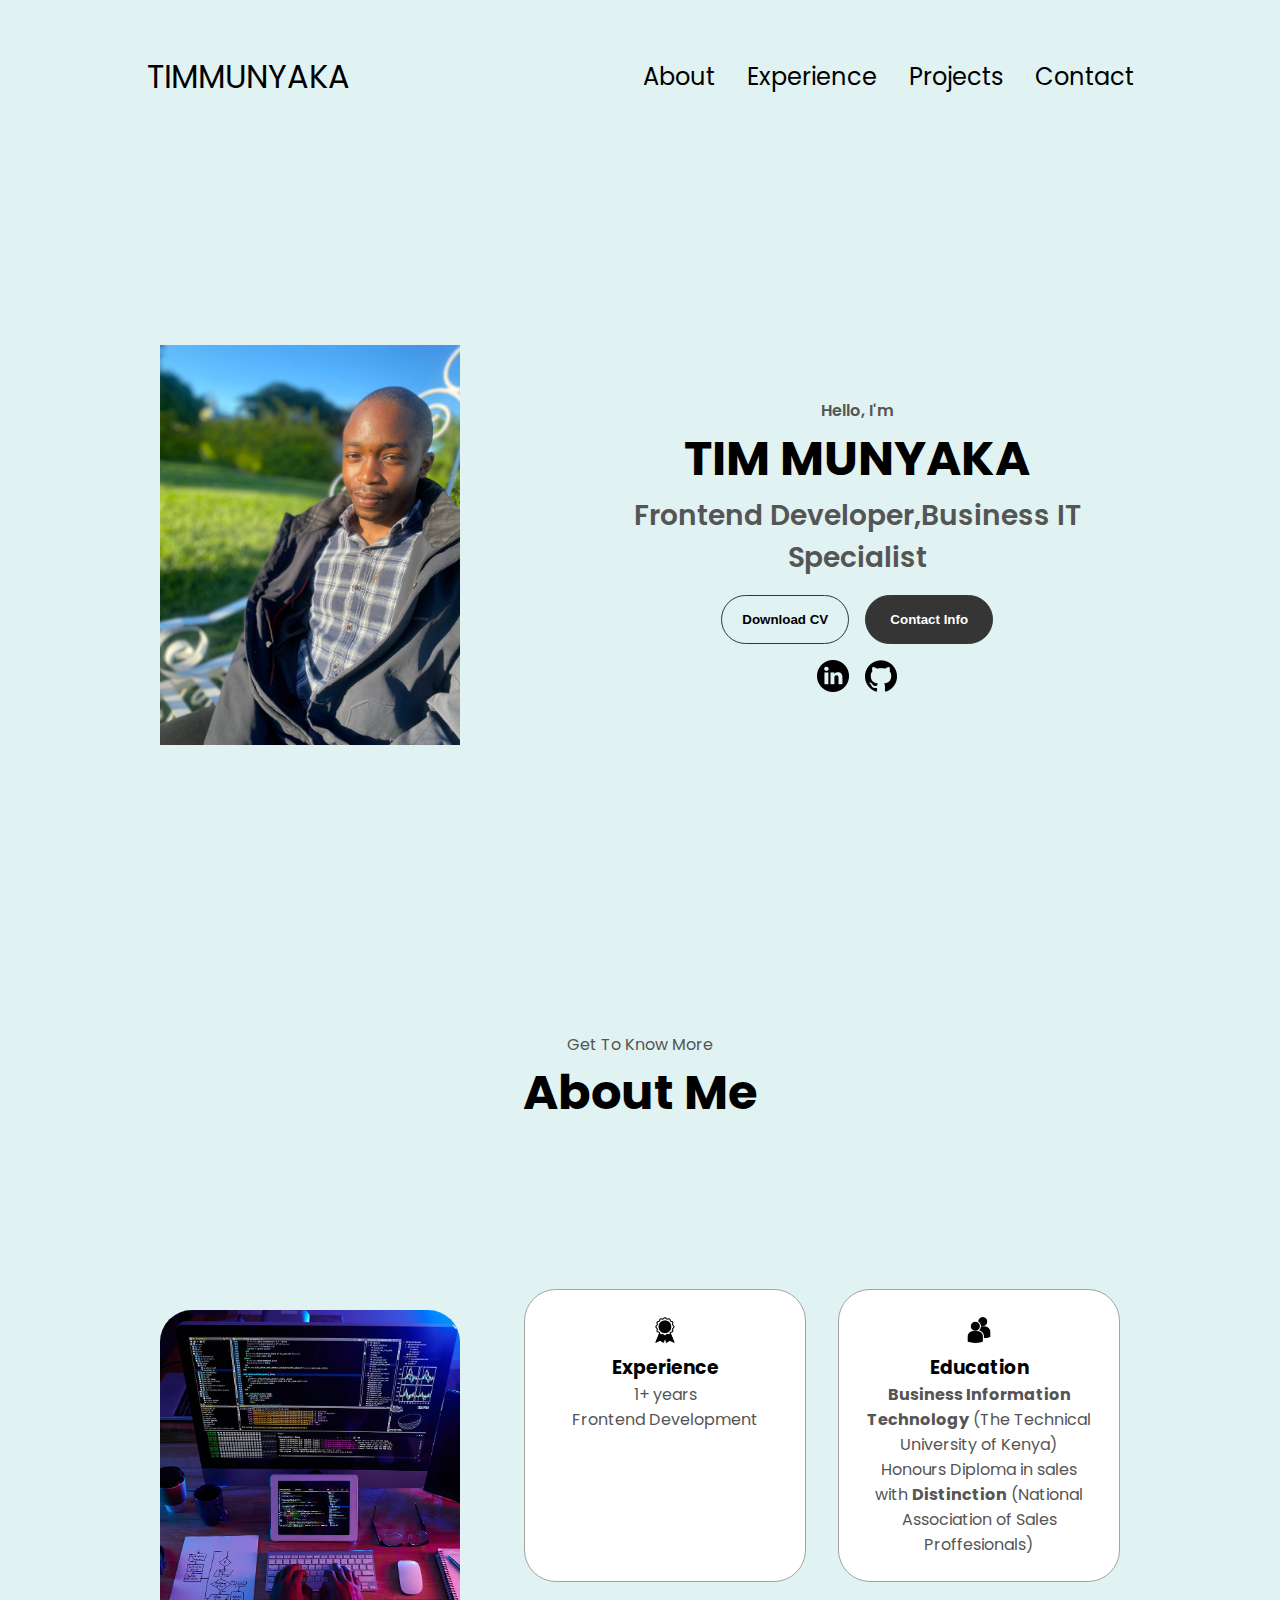
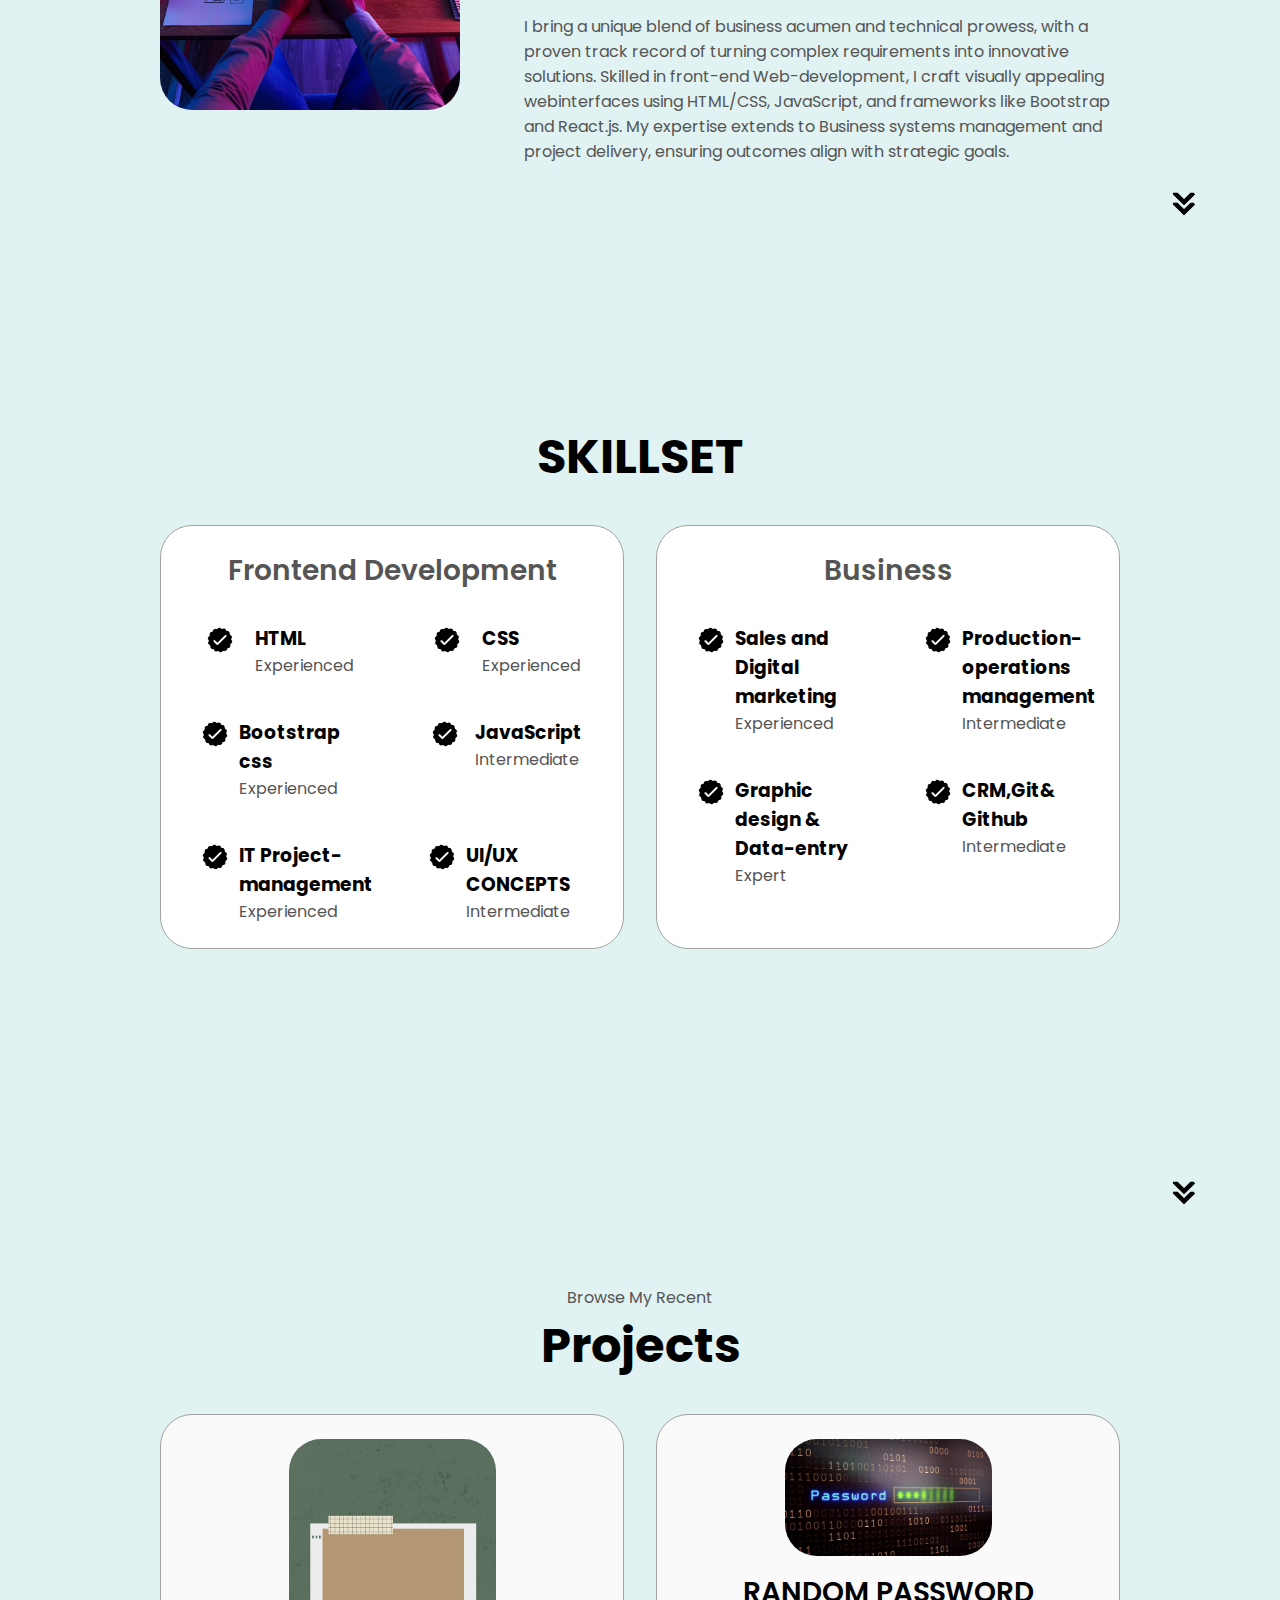
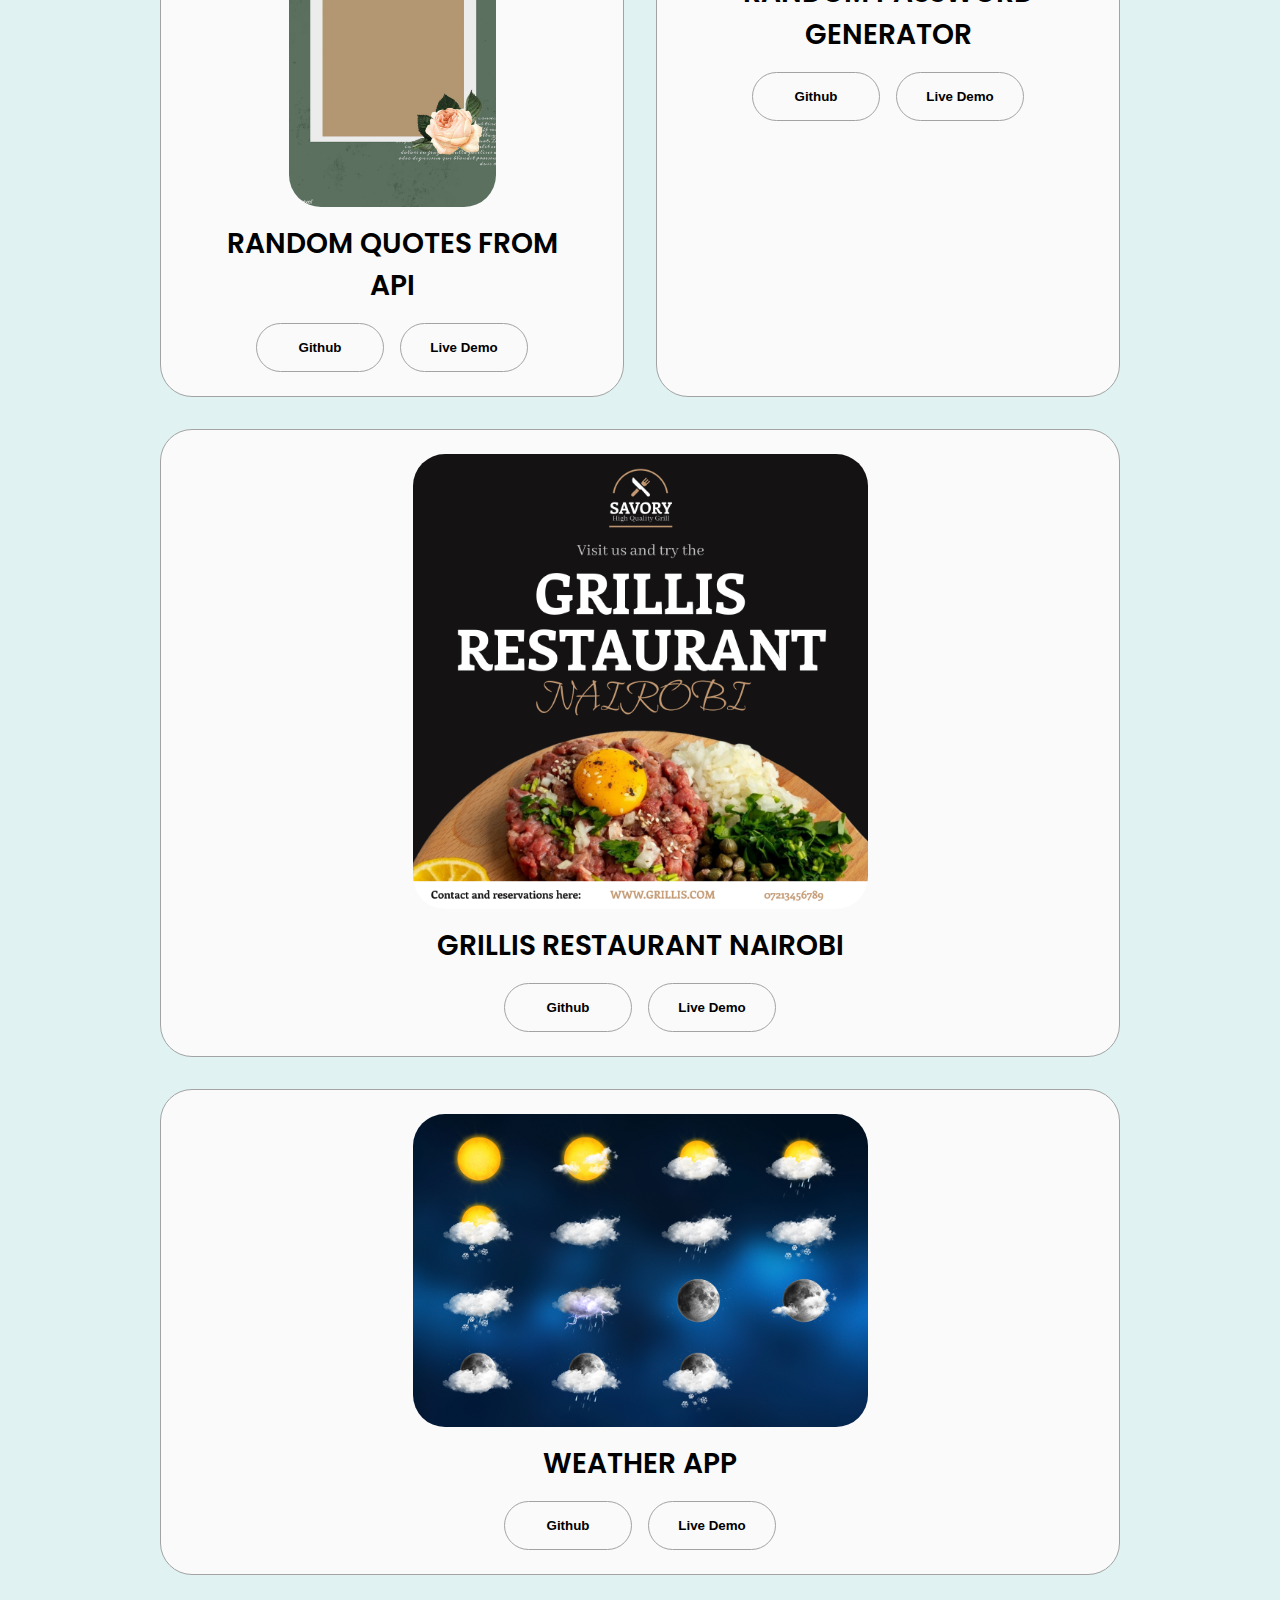
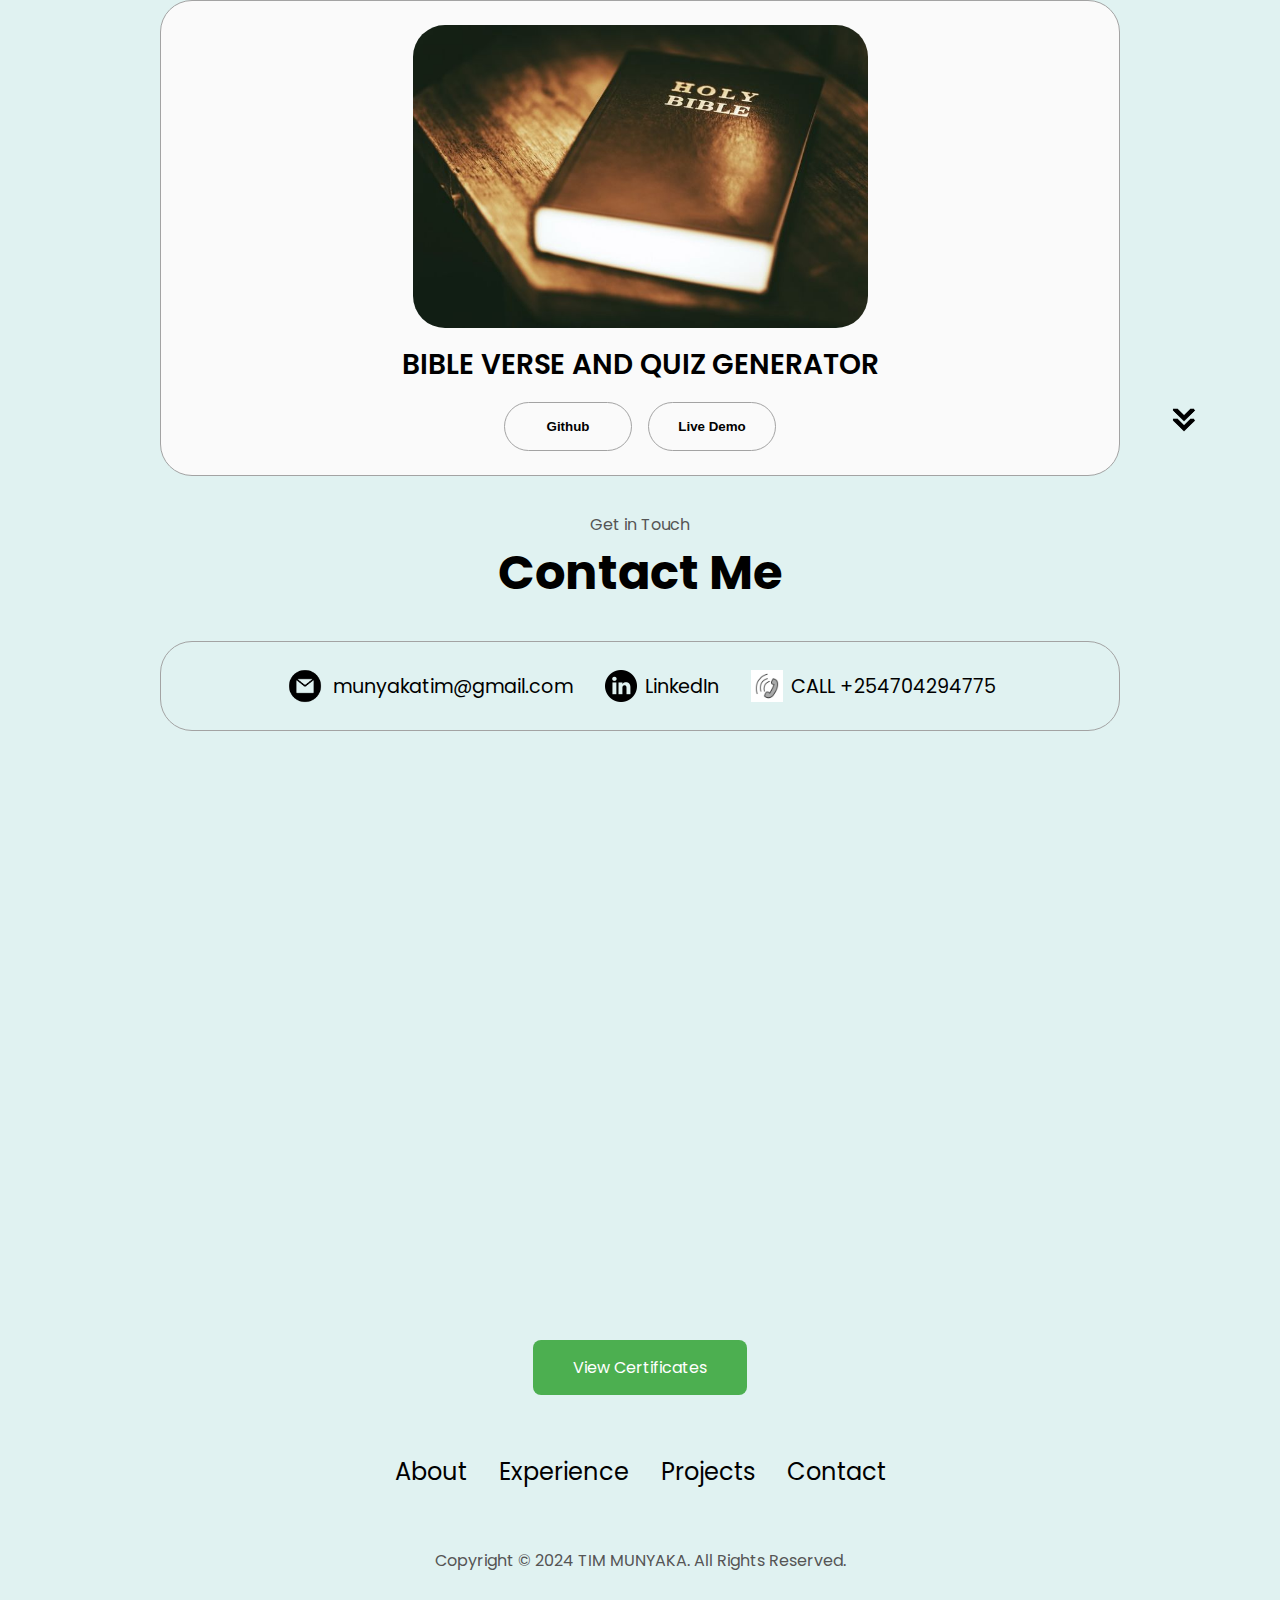
<file: index.html>
<!DOCTYPE html>
<html lang="en">

<head>
    <meta charset="UTF-8" />
    <meta http-equiv="X-UA-Compatible" content="IE=edge" />
    <meta name="viewport" content="width=device-width, initial-scale=1.0" />
    <title>My Portfolio</title>
    <link rel="stylesheet" href="style.css" />
    <link rel="stylesheet" href="mediaqueries.css" />
</head>

<body>
    <nav id="desktop-nav">
        <div class="logo">TIMMUNYAKA</div>
        <div>
            <ul class="nav-links">
                <li><a href="#about">About</a></li>
                <li><a href="#experience">Experience</a></li>
                <li><a href="#projects">Projects</a></li>
                <li><a href="#contact">Contact</a></li>
            </ul>
        </div>
    </nav>
    <nav id="hamburger-nav">
        <div class="logo">tim munyaka</div>
        <div class="hamburger-menu">
            <div class="hamburger-icon" onclick="toggleMenu()">
                <span>8</span>
                <span>j</span>
                <span>7</span>
            </div>
            <div class="menu-links">
                <li><a href="#about" onclick="toggleMenu()">About</a></li>
                <li><a href="#experience" onclick="toggleMenu()">Experience</a></li>
                <li><a href="#projects" onclick="toggleMenu()">Projects</a></li>
                <li><a href="#contact" onclick="toggleMenu()">Contact</a></li>
            </div>
        </div>
    </nav>
    <section id="profile">
        <div class="section__pic-container">
            <img src="tim.jpg" alt="John Doe profile picture" />
        </div>
        <div class="section__text">
            <p class="section__text__p1">Hello, I'm</p>
            <h1 class="title">TIM MUNYAKA</h1>
            <p class="section__text__p2">Frontend Developer,Business IT Specialist</p>
            <div class="btn-container">
                <button class="btn btn-color-2" onclick="window.open('tim recent cv.pdf')">
            Download CV
          </button>
                <button class="btn btn-color-1" onclick="location.href='./#contact'">
            Contact Info
          </button>
            </div>
            <div id="socials-container">
                <img src="linkedin.png" alt="My LinkedIn profile" class="icon" onclick="location.href='https://www.linkedin.com/in/tim-munyaka'" />

                <img src="github.png" alt="My Github profile" class="icon" onclick="location.href='https://github.com/timmunyaka1'" />
            </div>
        </div>
    </section>
    <section id="about">
        <p class="section__text__p1">Get To Know More</p>
        <h1 class="title">About Me</h1><br><br>
        <div class="section-container">
            <div class="section__pic-container">
                <img src="code1.jpg" alt="Profile picture" class="about-pic" />
            </div>
            <div class="about-details-container">
                <div class="about-containers">
                    <div class="details-container">
                        <img src="experience.png" alt="Experience icon" class="icon" />
                        <h3>Experience</h3>
                        <p>1+ years <br />Frontend Development</p>
                    </div>
                    <div class="details-container">
                        <img src="education.png" alt="Education icon" class="icon" />
                        <h3>Education</h3>
                        <p><b>Business Information Technology</b> (The Technical University of Kenya)<br />Honours Diploma in sales with <b>Distinction</b> (National Association of Sales Proffesionals)</p>
                    </div>
                </div>
                <div class="text-container">
                    <p> I bring a unique blend of business acumen and technical prowess, with a proven track record of turning complex requirements into innovative solutions. Skilled in front-end Web-development, I craft visually appealing webinterfaces using
                        HTML/CSS, JavaScript, and frameworks like Bootstrap and React.js. My expertise extends to Business systems management and project delivery, ensuring outcomes align with strategic goals.
                    </p>
                </div>
            </div>
        </div>
        <img src="arrow.png" alt="Arrow icon" class="icon arrow" onclick="location.href='./#experience'" />
    </section><br><br><br><br><br>
    <section id="experience">
        <p class="section__text__p1"></p>
        <h1 class="title">SKILLSET</h1>
        <div class="experience-details-container">
            <div class="about-containers">
                <div class="details-container">
                    <h2 class="experience-sub-title">Frontend Development</h2>
                    <div class="article-container">
                        <article>
                            <img src="checkmark.png" alt="Experience icon" class="icon" />
                            <div>
                                <h3>HTML</h3>
                                <p>Experienced</p>
                            </div>
                        </article>
                        <article>
                            <img src="checkmark.png" alt="Experience icon" class="icon" />
                            <div>
                                <h3>CSS</h3>
                                <p>Experienced</p>
                            </div>
                        </article>
                        <article>
                            <img src="checkmark.png" alt="Experience icon" class="icon" />
                            <div>
                                <h3>Bootstrap css</h3>
                                <p>Experienced</p>
                            </div>
                        </article>
                        <article>
                            <img src="checkmark.png" alt="Experience icon" class="icon" />
                            <div>
                                <h3>JavaScript</h3>
                                <p>Intermediate</p>
                            </div>
                        </article>
                        <article>
                            <img src="checkmark.png" alt="Experience icon" class="icon" />
                            <div>
                                <h3>IT Project-management</h3>
                                <p>Experienced</p>
                            </div>
                        </article>
                        <article>
                            <img src="checkmark.png" alt="Experience icon" class="icon" />
                            <div>
                                <h3>UI/UX CONCEPTS</h3>
                                <p>Intermediate</p>
                            </div>
                        </article>

                    </div>
                </div>
                <div class="details-container">
                    <h2 class="experience-sub-title">Business </h2>
                    <div class="article-container">
                        <article>
                            <img src="checkmark.png" alt="Experience icon" class="icon" />
                            <div>
                                <h3>Sales and Digital marketing</h3>
                                <p>Experienced</p>
                            </div>
                        </article>
                        <article>
                            <img src="checkmark.png" alt="Experience icon" class="icon" />
                            <div>
                                <h3>Production-operations management</h3>
                                <p>Intermediate</p>
                            </div>
                        </article>
                        <article>
                            <img src="checkmark.png" alt="Experience icon" class="icon" />
                            <div>
                                <h3>Graphic design & Data-entry</h3>
                                <p>Expert</p>
                            </div>
                        </article>
                        <article>
                            <img src="checkmark.png" alt="Experience icon" class="icon" />
                            <div>
                                <h3>CRM,Git& Github</h3>
                                <p>Intermediate</p>
                            </div>
                        </article>
                    </div>
                </div>
            </div>
        </div>
        <img src="arrow.png" alt="Arrow icon" class="icon arrow" onclick="location.href='./#projects'" />
    </section>
    <section id="projects">
        <p class="section__text__p1">Browse My Recent</p>
        <h1 class="title">Projects</h1>
        <div class="experience-details-container">
            <div class="about-containers">
                <div class="details-container color-container">
                    <div class="article-container">
                        <img src="6nprqw.jpg" alt="Project 1" class="project-img" />
                    </div>
                    <h2 class="experience-sub-title project-title">RANDOM QUOTES FROM API</h2>
                    <div class="btn-container">
                        <button class="btn btn-color-2 project-btn" onclick="location.href='https://github.com/timmunyaka1'">
                Github
                <button class="btn btn-color-2 project-btn" onclick="window.location.href='indexl.htm'">
                    Live Demo
                </button>

                    </div>
                </div>
                <div class="details-container color-container ">
                    <div class="article-container ">
                        <img src="GENERATOR.jpg" alt="Project 2 " class="project-img " />
                    </div>
                    <h2 class="experience-sub-title project-title ">RANDOM PASSWORD GENERATOR</h2>
                    <div class="btn-container ">
                        <button class="btn btn-color-2 project-btn " onclick="location.href='https://github.com/timmunyaka1' ">
                Github
              </button>
                        <button class="btn btn-color-2 project-btn" onclick="window.location.href='indexg.html'">
                Live Demo
            </button>

                    </div>
                </div>
                <div class="details-container color-container ">
                    <div class="article-container ">
                        <img src="GRILLIS.png" alt="Project 3 " class="project-img " />
                    </div>
                    <h2 class="experience-sub-title project-title ">GRILLIS RESTAURANT NAIROBI</h2>
                    <div class="btn-container ">
                        <button class="btn btn-color-2 project-btn " onclick="location.href='https://github.com/' ">
                Github
              </button>
                        <button class="btn btn-color-2 project-btn" onclick="location.href='indexr.htm'">
                Live Demo
            </button>


                    </div>
                </div>
            </div>
        </div>
        <div class="details-container color-container ">
            <div class="article-container ">
                <img src="weather.jpg" alt="Project 4 " class="project-img " />
            </div>
            <h2 class="experience-sub-title project-title ">WEATHER APP</h2>

            <div class="btn-container ">
                <button class="btn btn-color-2 project-btn " onclick="location.href='https://github.com/timmunyaka1' ">
        Github
      </button>
                <button class="btn btn-color-2 project-btn" onclick="window.location.href='indexw.html'">
        Live Demo
    </button>

            </div>

        </div><br>
        <div class="details-container color-container ">
            <div class="article-container ">
                <img src="BIBLE123.jpg" alt="Project 2 " class="project-img " />
            </div>
            <h2 class="experience-sub-title project-title ">BIBLE VERSE AND QUIZ GENERATOR</h2>
            <div class="btn-container ">
                <button class="btn btn-color-2 project-btn " onclick="location.href='https://github.com/timmunyaka1' ">
        Github
      </button>
                <button class="btn btn-color-2 project-btn" onclick="window.location.href='indexb.html'">
        Live Demo
    </button>

            </div>
            <img src="arrow.png " alt="Arrow icon " class="icon arrow " onclick="location.href='./#contact' " />
    </section>
    <section id="contact ">
        <p class="section__text__p1 ">Get in Touch</p>
        <h1 class="title ">Contact Me</h1>
        <div class="contact-info-upper-container ">
            <div class="contact-info-container ">
                <img src="email.png " alt="Email icon " class="icon contact-icon email-icon " />
                <p><a href="mailto:munyakatim@gmail.com ">munyakatim@gmail.com</a></p>
            </div>
            <div class="contact-info-container ">
                <img src="linkedin.png" alt="LinkedIn icon" class="icon contact-icon" />
                <p><a href="https://www.linkedin.com/in/tim-munyaka">LinkedIn</a></p>

            </div>
            <div class="contact-info-container">
                <img src="call.png" alt="Call icon" class="icon contact-icon" />
                <p><a href="tel:+254704294775">CALL +254704294775</a></p>
            </div>

    </section>
    <center>
        <div><a href="certificates.html" class="long-button">View Certificates</a>
        </div </center>
        </div>
        <footer>
            <nav>
                <div class="nav-links-container ">
                    <ul class="nav-links ">
                        <li><a href="#about ">About</a></li>
                        <li><a href="#experience ">Experience</a></li>
                        <li><a href="#projects ">Projects</a></li>
                        <li><a href="#contact ">Contact</a></li>
                    </ul>
                </div>
            </nav>
            <p>Copyright &#169; 2024 TIM MUNYAKA. All Rights Reserved.</p>
        </footer>
        <script src="script.js "></script>
</body>

</html>
</file>
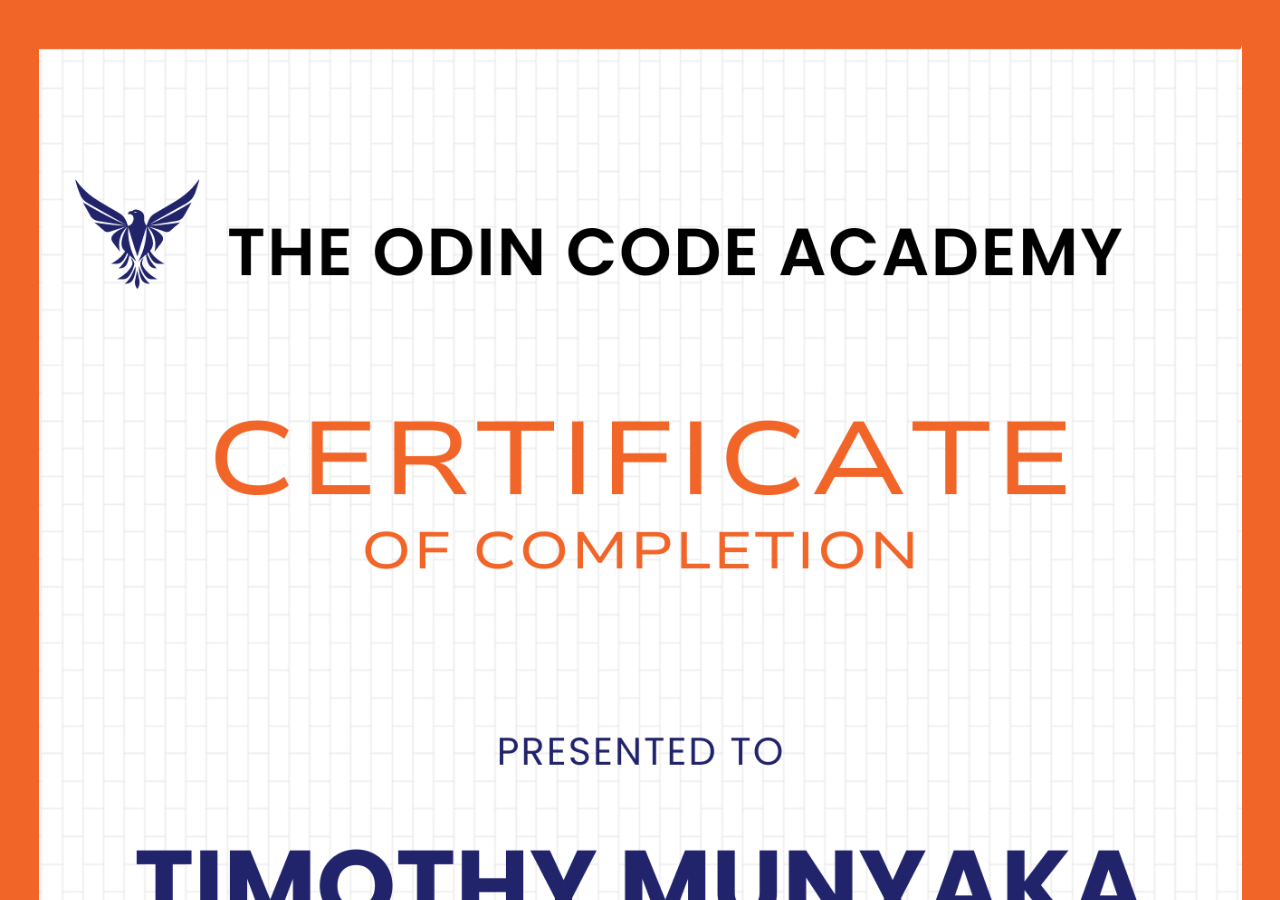
<file: certificates.html>
<!DOCTYPE html>
<html lang="en">

<head>
    <meta charset="UTF-8">
    <meta name="viewport" content="width=device-width, initial-scale=1.0">
    <title>cerytificates</title>
    <link rel="stylesheet" href="stylec.css">
</head>

<body>

    <div class="image-container">
        <img src="TIMOTHY MUNYAKA.png" alt="">
        <img src="TIMSALES.png" alt="">
        <img src="high.png" alt="">
    </div>
</body>

</html>
</file>
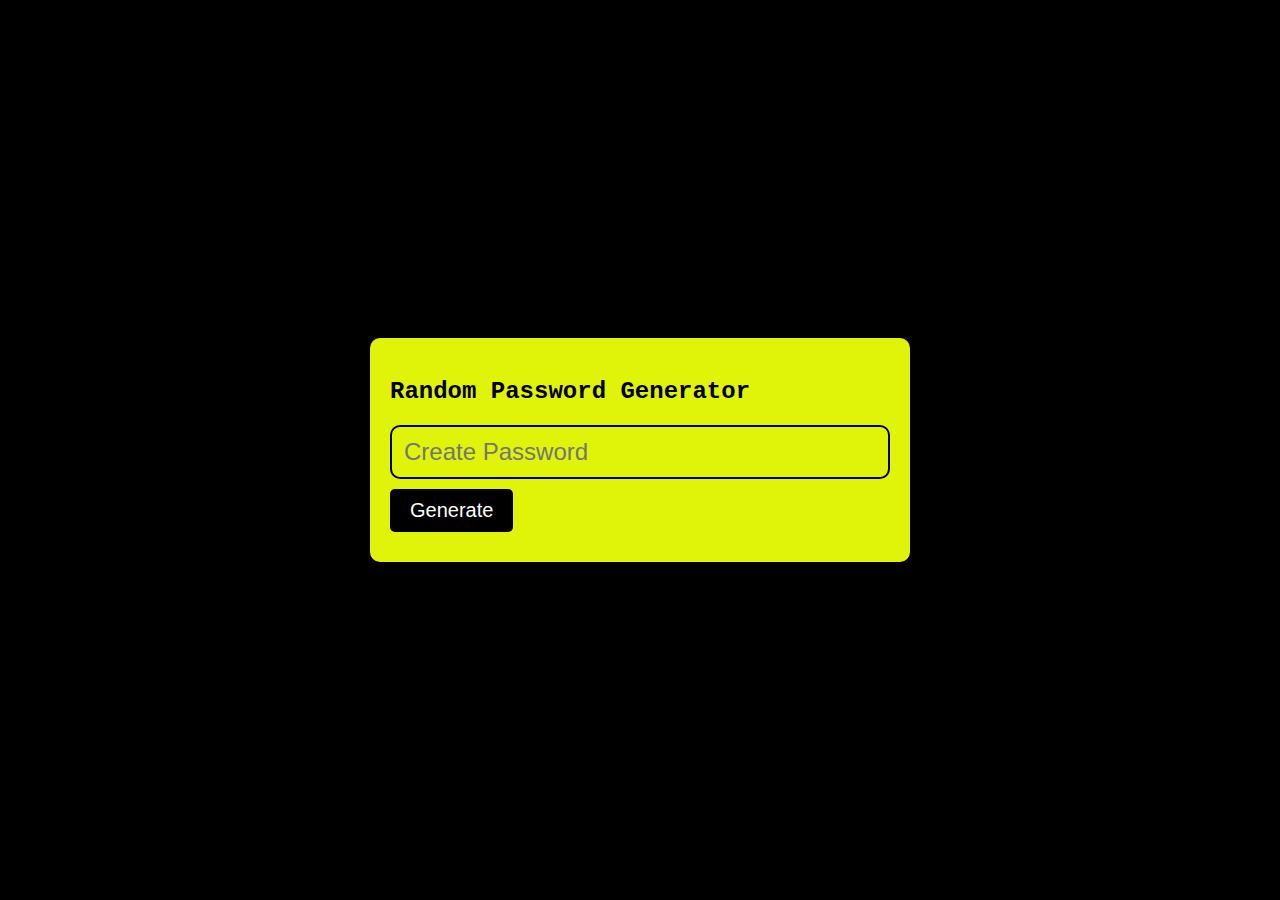
<file: indexg.html>
<!DOCTYPE html>
<html lang="en">

<head>
    <meta charset="UTF-8" />
    <meta http-equiv="X-UA-Compatible" content="IE=edge" />
    <meta name="viewport" content="width=device-width, initial-scale=1.0" />
    <title>Random Password Generator</title>
    <link rel="stylesheet" href="https://cdnjs.cloudflare.com/ajax/libs/font-awesome/6.0.0-beta3/css/all.min.css" integrity="sha512-Fo3rlrZj/k7ujTnHg4CGR2D7kSs0v4LLanw2qksYuRlEzO+tcaEPQogQ0KaoGN26/zrn20ImR1DfuLWnOo7aBA==" crossorigin="anonymous" referrerpolicy="no-referrer"
    />
    <link rel="stylesheet" href="styleg.css" />
</head>

<body>

    <div class="password-container">
        <h2>Random Password Generator</h2>
        <div class="input-container">
            <input type="text" id="input" class="input" placeholder="Create Password" readonly />
            <i class="far fa-copy fa-2x"></i>
        </div>
        <button class="btn">Generate</button>
    </div>
    <div class="alert-container active">Password Copied</div>
    <script src="indexg.js"></script>
</body>

</html>
</file>
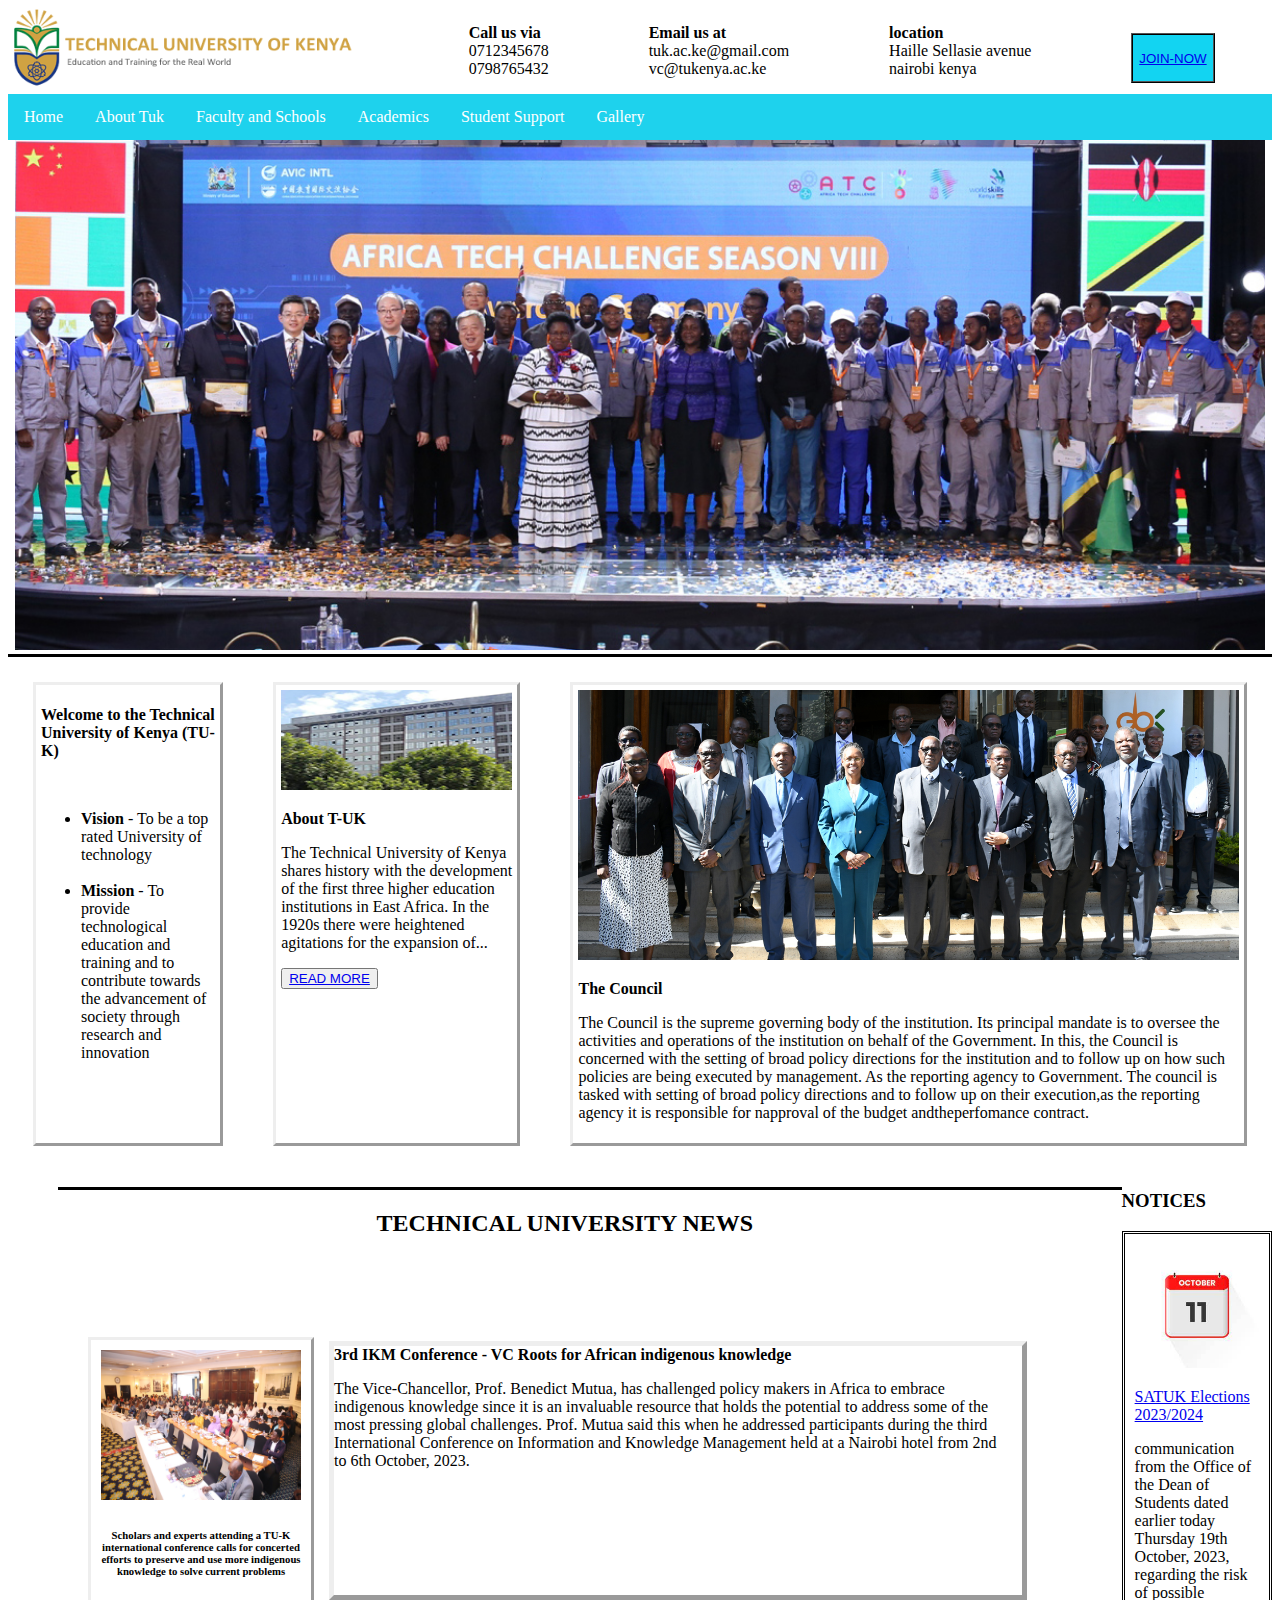
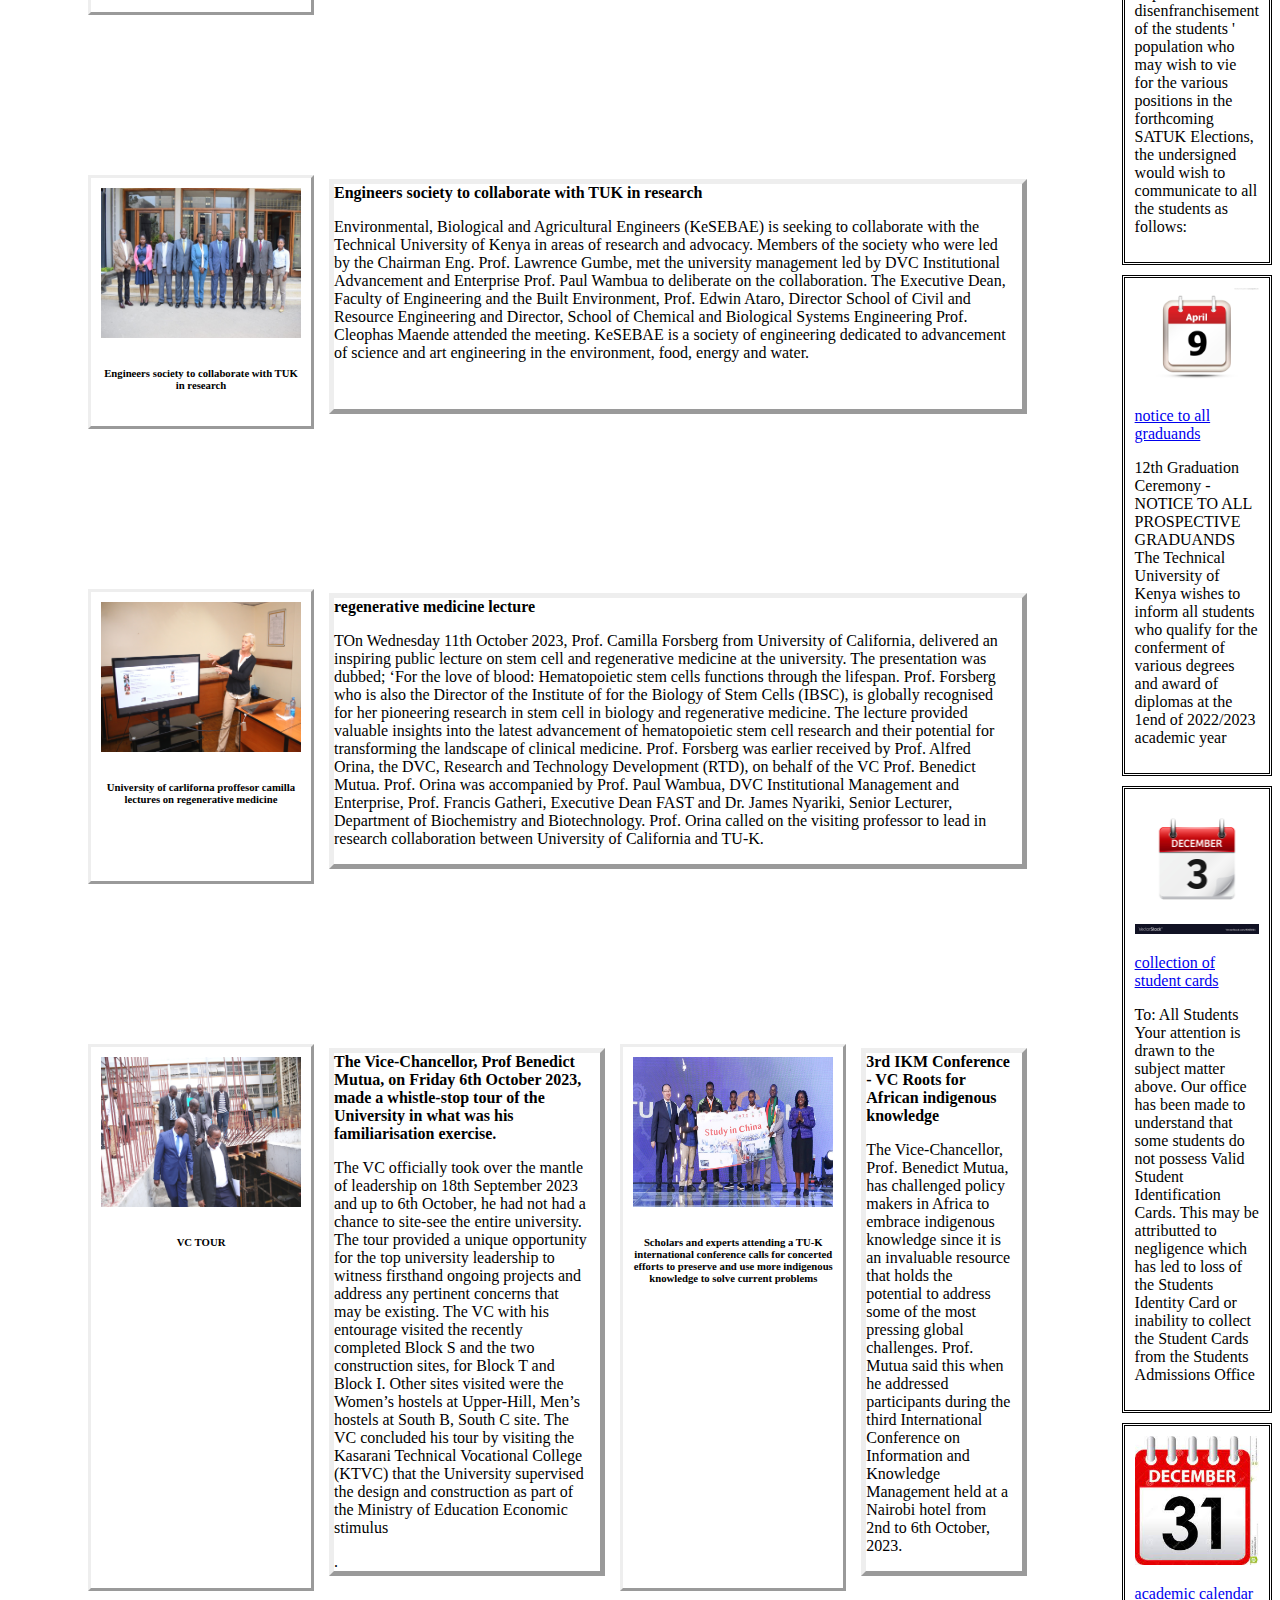
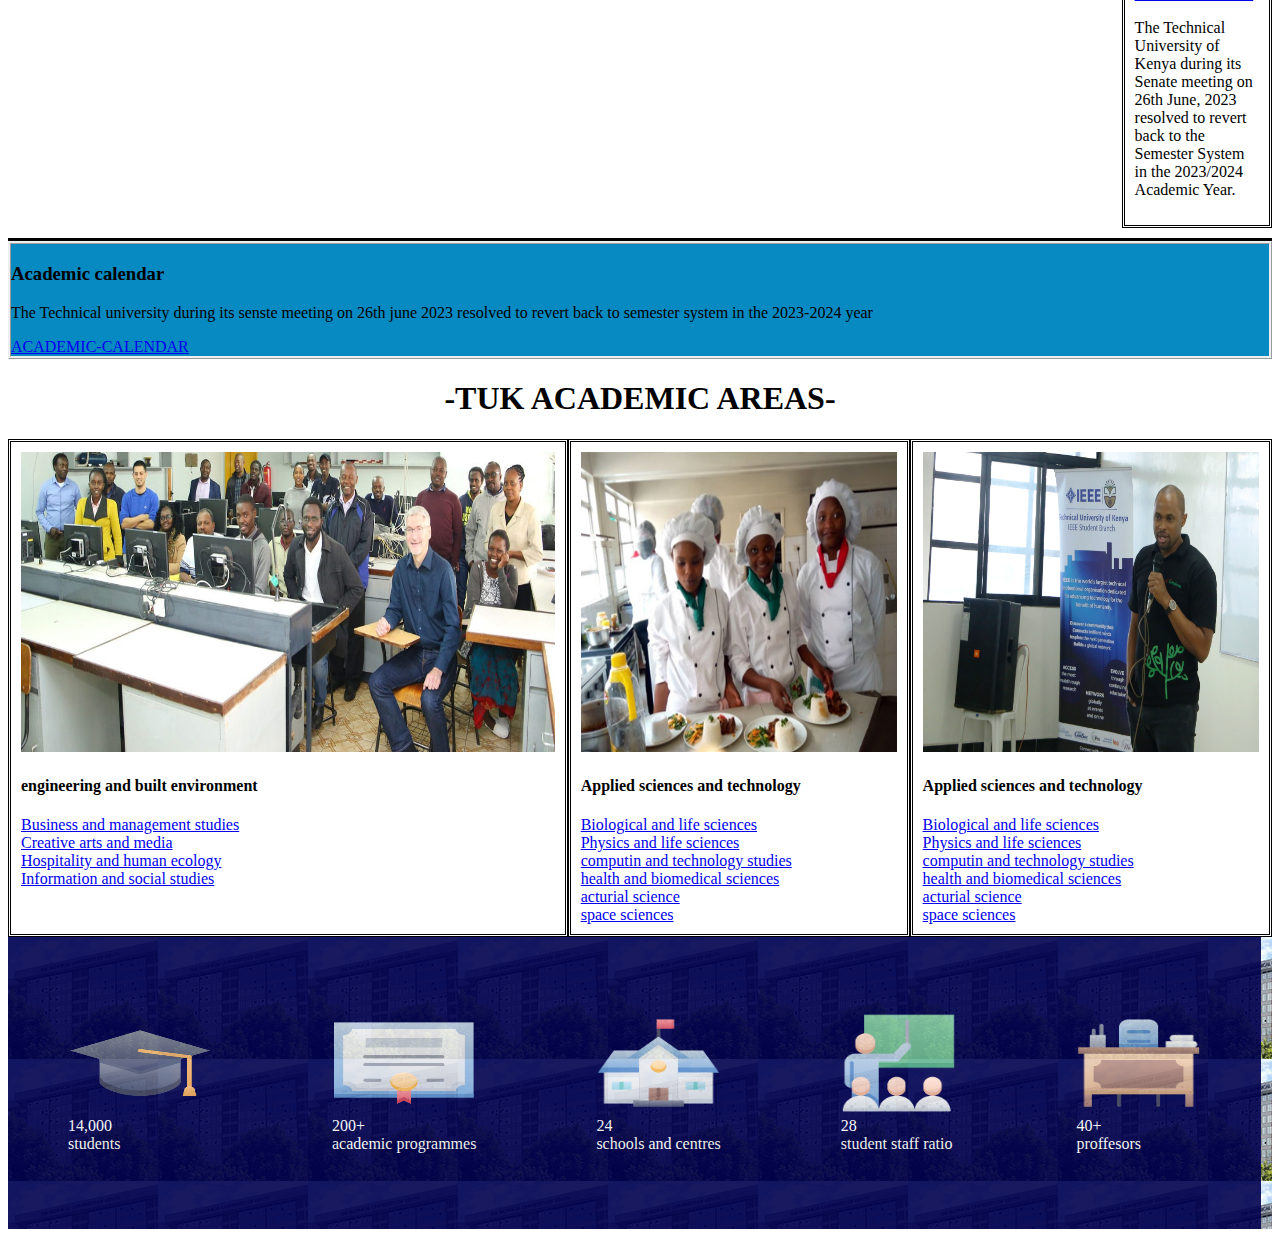
<file: indext.htm>
<!DOCTYPE html>
<html lang="en">

<head>
    <meta charset="UTF-8">
    <meta name="viewport" content="width=device-width, initial-scale=1.0">
    <title>the technical university of kenya</title>
    <section class="logo">
        <div class="address"><img class="logopic" src="logo.png" height="80px " width="500px ">


            <p class="cl1"> <b> Call us via</b> <br> 0712345678 <br> 0798765432 <br></p>
            <p class="em1"><b>Email us at</b> <br> tuk.ac.ke@gmail.com <br> vc@tukenya.ac.ke <br></p>
            <p class="lc1"> <b>location</b> <br> Haille Sellasie avenue <br> nairobi kenya <br></p>


            <button class="join"> <a href="join.htm">JOIN-NOW</a></button>
        </div>


    </section>
    <link rel="stylesheet " href="styles.css " />
</head>

<body>

    <nav>
        <ul class="navbar ">
            <li><a href="# ">Home</a></li>
            <li class="dropdown ">
                <a href="# ">About Tuk</a>
                <div class="dropdown-content ">
                    <a href="# ">Profile</a>
                    <a href="# ">Photos</a>
                    <a href="# ">News</a>
                    <a href="# ">Council</a>
                </div>
            </li>
            <li class="dropdown ">
                <a href="# ">Faculty and Schools</a>
                <div class="dropdown-content ">
                    <a href="# ">Engineering</a>
                    <a href="# ">Electronics</a>
                    <a href="# ">Business and Management</a>
                </div>
            </li>
            <li class="dropdown ">
                <a href="# ">Academics</a>
                <div class="dropdown-content ">
                    <a href="# ">Exams</a>
                    <a href="# ">Courses</a>
                    <a href="# ">Results</a>
                </div>
            </li>
            <li class="dropdown ">
                <a href="# ">Student Support</a>
                <div class="dropdown-content ">
                    <a href="# ">Dean</a>
                    <a href="# ">Welfare</a>
                    <a href="# ">Clubs</a>
                </div>
            </li>
            <li><a href="# ">Gallery</a></li>

        </ul>
    </nav>

    <div class="slideshow-container">
        <div class="mySlides">
            <img src="image1.jpg" alt="Image 1">
        </div>

        <div class="mySlides">
            <img src="image2.jpg" alt="Image 2">
        </div>

        <div class="mySlides">
            <img src="image1.jpg" alt="Image 3">
        </div>

        <div class="mySlides">
            <img src="image4.jpg" alt="Image 4">
        </div>

        <div class="mySlides">
            <img src="image5.jpg" alt="Image 5">
        </div>

        <div class="mySlides">
            <img src="image7.jpg" alt="Image 6">
        </div>
        <div class="mySlides">
            <img src="image8.jpg" alt="Image 6">
        </div>
        <div class="mySlides">
            <img src="image9.jpg" alt="Image 6">
        </div>
        <div class="mySlides">
            <img src="image10.jpg" alt="Image 6">
        </div>
    </div>

    <script>
        let slideIndex = 0;
        showSlides();

        function showSlides() {
            let i;
            const slides = document.getElementsByClassName("mySlides");
            for (i = 0; i < slides.length; i++) {
                slides[i].style.display = "none";
            }
            slideIndex++;
            if (slideIndex > slides.length) {
                slideIndex = 1;
            }
            slides[slideIndex - 1].style.display = "block";
            setTimeout(showSlides, 1000);
        }
    </script>


    <div class="content ">
        <div class="paragraph1 ">
            <p><b>Welcome to the Technical University of Kenya (TU-K)</b></p><br>
            <ul>
                <li><b>Vision</b> - To be a top rated University of technology </li><br>
                <li><b>Mission</b> - To provide technological education and training and to contribute towards the advancement of society through research and innovation</li><br>
            </ul>
        </div>
        <div class="paragraph2 ">
            <img src="abouttuk.png" height="100px" width="100px">
            <p><b>About T-UK</b></p>
            <p>The Technical University of Kenya shares history with the development of the first three higher education institutions in East Africa. In the 1920s there were heightened agitations for the expansion of...
            </p>
            <button> <a href="readore.htm">READ MORE</a></button>
        </div>
        <div class=" paragraph3 ">
            <img src="image9.jpg" alt="">
            <p><b> The Council</b></p>
            <p>The Council is the supreme governing body of the institution. Its principal mandate is to oversee the activities and operations of the institution on behalf of the Government. In this, the Council is concerned with the setting of broad policy
                directions for the institution and to follow up on how such policies are being executed by management. As the reporting agency to Government. The council is tasked with setting of broad policy directions and to follow up on their execution,as
                the reporting agency it is responsible for napproval of the budget andtheperfomance contract.
            </p>
        </div>
    </div>
    <section class="sect1 ">
        <div class="content2 ">
            <p class="news ">
                <center>
                    <h2>TECHNICAL UNIVERSITY NEWS
                    </h2>
                </center>

            </p>
            <section class="cont1 ">
                <div class="con1 ">
                    <img src="IMG_9967TUK1.jpg " alt=" ">
                    <h6>Scholars and experts attending a TU-K international conference calls for concerted efforts to preserve and use more indigenous knowledge to solve current problems</h6>
                </div>
                <div class="co1 ">
                    <p1><b>3rd IKM Conference - VC Roots for African indigenous knowledge</b></p1>
                    <p>The Vice-Chancellor, Prof. Benedict Mutua, has challenged policy makers in Africa to embrace indigenous knowledge since it is an invaluable resource that holds the potential to address some of the most pressing global challenges. Prof.
                        Mutua said this when he addressed participants during the third International Conference on Information and Knowledge Management held at a Nairobi hotel from 2nd to 6th October, 2023.</p>
                </div>
            </section>
            <section class="cont1 ">
                <div class="con1 ">
                    <img src="eng.jpg" alt=" ">
                    <h6>
                        <p> Engineers society to collaborate with TUK in research</p>
                    </h6>
                </div>
                <div class="co1 ">
                    <p1><b>Engineers society to collaborate with TUK in research</b></p1>
                    <p>Environmental, Biological and Agricultural Engineers (KeSEBAE) is seeking to collaborate with the Technical University of Kenya in areas of research and advocacy. Members of the society who were led by the Chairman Eng. Prof. Lawrence
                        Gumbe, met the university management led by DVC Institutional Advancement and Enterprise Prof. Paul Wambua to deliberate on the collaboration. The Executive Dean, Faculty of Engineering and the Built Environment, Prof. Edwin Ataro,
                        Director School of Civil and Resource Engineering and Director, School of Chemical and Biological Systems Engineering Prof. Cleophas Maende attended the meeting. KeSEBAE is a society of engineering dedicated to advancement of science
                        and art engineering in the environment, food, energy and water.</p>
                </div>
            </section>
            <section class="cont1 ">
                <div class="con1 ">
                    <img src="camilla.jpg" alt=" ">
                    <h6>University of carliforna proffesor camilla lectures on regenerative medicine</h6>
                </div>
                <div class="co1 ">
                    <b>regenerative medicine lecture</b>
                    <p>TOn Wednesday 11th October 2023, Prof. Camilla Forsberg from University of California, delivered an inspiring public lecture on stem cell and regenerative medicine at the university. The presentation was dubbed; ‘For the love of blood:
                        Hematopoietic stem cells functions through the lifespan. Prof. Forsberg who is also the Director of the Institute of for the Biology of Stem Cells (IBSC), is globally recognised for her pioneering research in stem cell in biology
                        and regenerative medicine. The lecture provided valuable insights into the latest advancement of hematopoietic stem cell research and their potential for transforming the landscape of clinical medicine. Prof. Forsberg was earlier
                        received by Prof. Alfred Orina, the DVC, Research and Technology Development (RTD), on behalf of the VC Prof. Benedict Mutua. Prof. Orina was accompanied by Prof. Paul Wambua, DVC Institutional Management and Enterprise, Prof.
                        Francis Gatheri, Executive Dean FAST and Dr. James Nyariki, Senior Lecturer, Department of Biochemistry and Biotechnology. Prof. Orina called on the visiting professor to lead in research collaboration between University of California
                        and TU-K.</p>
                </div>
            </section>
            <section class="cont1 ">
                <div class="con1 ">
                    <img src="TUK3.jpg" alt=" ">
                    <h6>VC TOUR</h6>
                </div>
                <div class="co1 ">
                    <p1> <b>
                        The Vice-Chancellor, Prof Benedict Mutua, on Friday 6th October 2023, made a whistle-stop tour of the University in what was his familiarisation exercise.
                        </b></p1>
                    <p>The VC officially took over the mantle of leadership on 18th September 2023 and up to 6th October, he had not had a chance to site-see the entire university. The tour provided a unique opportunity for the top university leadership
                        to witness firsthand ongoing projects and address any pertinent concerns that may be existing. The VC with his entourage visited the recently completed Block S and the two construction sites, for Block T and Block I. Other sites
                        visited were the Women’s hostels at Upper-Hill, Men’s hostels at South B, South C site. The VC concluded his tour by visiting the Kasarani Technical Vocational College (KTVC) that the University supervised the design and construction
                        as part of the Ministry of Education Economic stimulus</p>.
                </div>
                <div class="con1 ">
                    <img src="scholarship.jpg.jpeg " alt=" ">
                    <h6>Scholars and experts attending a TU-K international conference calls for concerted efforts to preserve and use more indigenous knowledge to solve current problems</h6>
                </div>
                <div class="co1 ">
                    <p1><b>3rd IKM Conference - VC Roots for African indigenous knowledge</b></p1>
                    <p>The Vice-Chancellor, Prof. Benedict Mutua, has challenged policy makers in Africa to embrace indigenous knowledge since it is an invaluable resource that holds the potential to address some of the most pressing global challenges. Prof.
                        Mutua said this when he addressed participants during the third International Conference on Information and Knowledge Management held at a Nairobi hotel from 2nd to 6th October, 2023.</p>
                </div>
            </section>
        </div>
        <article class="at1 ">
            <div>
                <p>
                    <h3>NOTICES</h3>
                </p>

            </div>
            <div class="election ">
                <img src="oct11.jpg" alt="">
                <p>
                    <a href="satukelection.htm ">SATUK Elections 2023/2024</a>
                </p>
                <p> communication from the Office of the Dean of Students dated earlier today Thursday 19th October, 2023, regarding the risk of possible disenfranchisement of the students ' population who may wish to vie for the various positions in the
                    forthcoming SATUK Elections, the undersigned would wish to communicate to all the students as follows:</p>
            </div>
            <div class="election ">
                <img src="apr9.jpg" alt="">
                <p>
                    <a href="notice.htm">notice to all graduands </a></p>
                <p>12th Graduation Ceremony - NOTICE TO ALL PROSPECTIVE GRADUANDS The Technical University of Kenya wishes to inform all students who qualify for the conferment of various degrees and award of diplomas at the 1end of 2022/2023 academic year
                </p>
            </div>
            <div class="election ">
                <img src="dec3.jpg" alt="">
                <p>
                    <a href="collection.htm">collection of student cards</a></p>
                <p>To: All Students Your attention is drawn to the subject matter above. Our office has been made to understand that some students do not possess Valid Student Identification Cards. This may be attributted to negligence which has led to loss
                    of the Students Identity Card or inability to collect the Student Cards from the Students Admissions Office
                </p>
            </div>
            <div class="election ">
                <img src="dec31.jpg" alt="">
                <p>
                    <a href="election.htm">academic calendar</a> </p>
                <p>The Technical University of Kenya during its Senate meeting on 26th June, 2023 resolved to revert back to the Semester System in the 2023/2024 Academic Year.
                </p>
            </div>
        </article>

    </section>
    <div class="calendar">
        <h3>Academic calendar</h3>
        <p>The Technical university during its senste meeting on 26th june 2023 resolved to revert back to semester system in the 2023-2024 year </p>
        <a href="academic-calendar">ACADEMIC-CALENDAR</a>
    </div>

    <center>
        <h1>-TUK ACADEMIC AREAS-</h1>
    </center>
    <div class="academics">
        <div class="eng">
            <img src="lab.jpg.jpeg" alt="" height="300px" width="300px">
            <h4>engineering and built environment</h4>
            <a href="business.htm">Business and management studies</a><br>
            <a href="art.htm">Creative arts and media</a><br>
            <a href="hosp.htm">Hospitality and human ecology</a><br>
            <a href="soc.htm"> Information and social studies</a><br>
        </div>
        <div class="app">
            <img src="social.jpg" alt="" width="300px" height="300px">
            <h4>Applied sciences and technology</h4>
            <a href="s.html">Biological and life sciences</a><br>
            <a href="pk.html">Physics and life sciences</a><br>
            <a href="th.html">computin and technology studies</a><br>
            <a href="re.html"> health and biomedical sciences</a><br>
            <a href="gh.html">acturial science</a><br>
            <a href="we.html">space sciences</a><br>
        </div>
        <div class="app">
            <img src="TUK4.jpg" alt="" width="300px" height="300px">
            <h4>Applied sciences and technology</h4>
            <a href="s.html">Biological and life sciences</a><br>
            <a href="pk.html">Physics and life sciences</a><br>
            <a href="th.html">computin and technology studies</a><br>
            <a href="re.html"> health and biomedical sciences</a><br>
            <a href="gh.html">acturial science</a><br>
            <a href="we.html">space sciences</a><br>
        </div>
    </div>
    <div class="container1">


        <div class="cap">

            <p class="a1"><img src="Graduation Cap.png" alt="" height="100px" width="50px">14,000 <br> students <br>
            </p>
            <p class="a2"><img src="Certificate.png" height="100px" width="50px" alt="">200+ <br>academic programmes</p>
            <p class="a3"><img src="School.png" alt="" height="100px" width="50px">24 <br>schools and centres <br></p>
            <p class="a4"><img src="Teaching.png" alt="" height="100px" width="50px">28<br>student staff ratio <br></p>
            <p class="a5"><img src="Teacher Desk.png" alt="" height="100px" width="50px">40+<br>proffesors <br></p>
        </div>
    </div>



</body>

</html>
</file>
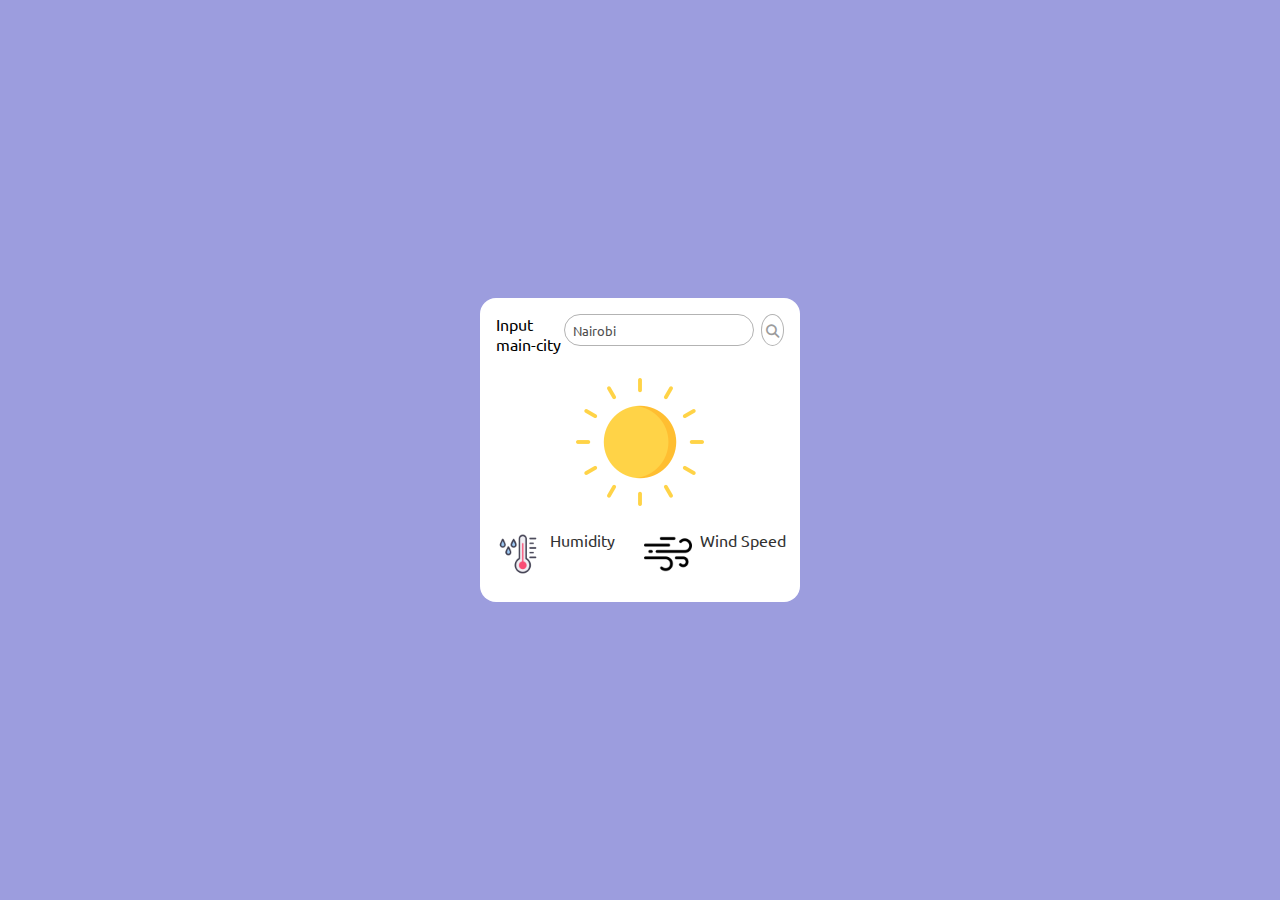
<file: indexw.html>
<!DOCTYPE html>
<html lang="en">

<head>

    <meta charset="UTF-8">
    <meta http-equiv="X-UA-Compatible" content="IE=edge">
    <meta name="viewport" content="width=device-width, initial-scale=1.0">
    <title>Weather App</title>
    <link rel="stylesheet" href="main.css">
    <link rel="stylesheet" href="https://cdnjs.cloudflare.com/ajax/libs/font-awesome/6.4.0/css/all.min.css" />
</head>

<body>
    <div class="mainContainer">
        <div class="searchInput">
            <p>Input main-city</p> <input type="text" placeholder="Enter City Name" id="searchInput" value="Nairobi" />
            <button id="searchButton"><i class="fa-solid fa-magnifying-glass"></i></button>

        </div>
        <div class="weatherDetails">
            <div class="weatherIcon">
                <img src="sun.png" alt="Clouds" id="weatherIcon">
            </div>
            <div class="cityDetails">
                <div class="weather" id="weather"></div>
                <div class="desc"></div>
            </div>
            <div class="windDetails">
                <div class="humidityBox">
                    <img src="thermometer.png" alt="Humidity">
                    <div>
                        <p class="humidity"></p><span>Humidity</span></div>
                </div>
                <div class="windSpeed">
                    <img src="wind.png" alt="Wind Speed">
                    <div>
                        <p id="windSpeed"></p><span>Wind Speed</span></div>
                </div>
            </div>
        </div>
    </div>

    <script src="scriptw.js"></script>
</body>

</html>
</file>
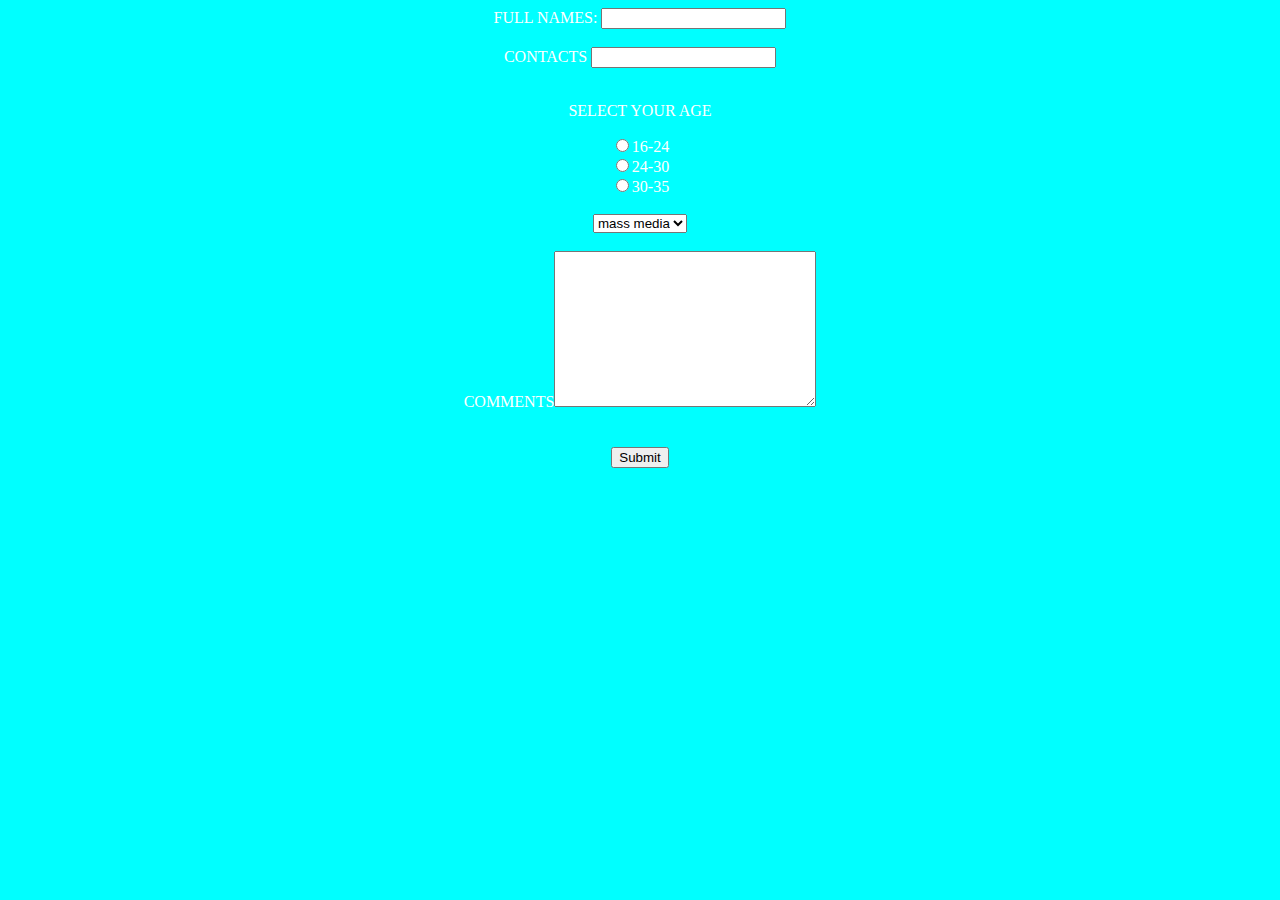
<file: join.htm>
<!DOCTYPE html>
<html lang="en">

<head>
    <meta charset="UTF-8">
    <meta name="viewport" content="width=device-width, initial-scale=1.0">
    <title>joining form</title>
    <style>
        body {
            background-color: aqua;
            color: white;
        }
    </style>
</head>

<body>
    <center>

        <form>
            <label for="full names">FULL NAMES:</label> <input type="text" id="Full names">
            <br><br> </form> <label for="contacts">CONTACTS</label> <input type="number" id="contacts">
        <br>
        <br>
        <p>SELECT YOUR AGE</p>
        <input type="radio" name="age" value="16-24">16-24 <br>
        <input type="radio" name="age1" value="24-30">24-30 <br>
        <input type="radio" name="age2" value="30-35">30-35<br> <br>
        <select name="dropdown" id=""><option value="business" selected> business</option>
    <option value="engineering" selected>engineering</option>
<option value="mass media" selected> mass media</option></select> <br><br> <label for="comment">COMMENTS</label><textarea name=" comment" id=" comment" cols="30" rows="10"></textarea> <br>
        <br>
        <br>
        <center> <input type="submit"></center>
    </center>
</body>

</html>
</file>
<file: style.css>
/* GENERAL */

@import url("https://fonts.googleapis.com/css2?family=Poppins:wght@300;400;500;600&display=swap");
* {
    margin: 0;
    padding: 0;
}

body {
    font-family: "Poppins", sans-serif;
    background-color: #e0f2f1;
}

html {
    scroll-behavior: smooth;
}

p {
    color: rgb(85, 85, 85);
}


/* TRANSITION */

a,
.btn {
    transition: all 300ms ease;
}


/* DESKTOP NAV */

nav,
.nav-links {
    display: flex;
}

nav {
    justify-content: space-around;
    align-items: center;
    height: 17vh;
}

.nav-links {
    gap: 2rem;
    list-style: none;
    font-size: 1.5rem;
}

a {
    color: black;
    text-decoration: none;
    text-decoration-color: white;
}

a:hover {
    color: grey;
    text-decoration: underline;
    text-underline-offset: 1rem;
    text-decoration-color: rgb(181, 181, 181);
}

.logo {
    font-size: 2rem;
}

.logo:hover {
    cursor: default;
}


/* HAMBURGER MENU */

#hamburger-nav {
    display: none;
}

.hamburger-menu {
    position: relative;
    display: inline-block;
}

.hamburger-icon {
    display: flex;
    flex-direction: column;
    justify-content: space-between;
    height: 24px;
    width: 30px;
    cursor: pointer;
}

.hamburger-icon span {
    width: 100%;
    height: 2px;
    background-color: black;
    transition: all 0.3 ease-in-out;
}

.menu-links {
    position: absolute;
    top: 100%;
    right: 0;
    background-color: white;
    width: fit-content;
    max-height: 0;
    overflow: hidden;
    transition: all 0.3 ease-in-out;
}

.menu-links a {
    display: block;
    padding: 10px;
    text-align: center;
    font-size: 1.5rem;
    color: black;
    text-decoration: none;
    transition: all 0.3 ease-in-out;
}

.menu-links li {
    list-style: none;
}

.menu-links.open {
    max-height: 300px;
}

.hamburger-icon.open span:first-child {
    transform: rotate(45deg) translate(10px, 5px);
}

.hamburger-icon.open span:nth-child(2) {
    opacity: 0;
}

.hamburger-icon.open span:last-child {
    transform: rotate(-45deg) translate(10px, -5px);
}

.hamburger-icon span:first-child {
    transform: none;
}

.hamburger-icon span:first-child {
    opacity: 1;
}

.hamburger-icon span:first-child {
    transform: none;
}


/* SECTIONS */

section {
    padding-top: 4vh;
    height: 96vh;
    margin: 0 10rem;
    box-sizing: border-box;
    min-height: fit-content;
}

.section-container {
    display: flex;
}


/* PROFILE SECTION */

#profile {
    display: flex;
    justify-content: center;
    gap: 5rem;
    height: 80vh;
}

.section__pic-container {
    display: flex;
    height: 400px;
    width: 400px;
    margin: auto 0;
}

.section__text {
    align-self: center;
    text-align: center;
}

.section__text p {
    font-weight: 600;
}

.section__text__p1 {
    text-align: center;
}

.section__text__p2 {
    font-size: 1.75rem;
    margin-bottom: 1rem;
}

.title {
    font-size: 3rem;
    text-align: center;
}

#socials-container {
    display: flex;
    justify-content: center;
    margin-top: 1rem;
    gap: 1rem;
}


/* ICONS */

.icon {
    cursor: pointer;
    height: 2rem;
}


/* BUTTONS */

.btn-container {
    display: flex;
    justify-content: center;
    gap: 1rem;
}

.btn {
    font-weight: 600;
    transition: all 300ms ease;
    padding: 1rem;
    width: 8rem;
    border-radius: 2rem;
}

.btn-color-1,
.btn-color-2 {
    border: rgb(53, 53, 53) 0.1rem solid;
}

.btn-color-1:hover,
.btn-color-2:hover {
    cursor: pointer;
}

.btn-color-1,
.btn-color-2:hover {
    background: rgb(53, 53, 53);
    color: white;
}

.btn-color-1:hover {
    background: rgb(0, 0, 0);
}

.btn-color-2 {
    background: none;
}

.btn-color-2:hover {
    border: rgb(255, 255, 255) 0.1rem solid;
}

.btn-container {
    gap: 1rem;
}


/* ABOUT SECTION */

#about {
    position: relative;
}

.about-containers {
    gap: 2rem;
    margin-bottom: 2rem;
    margin-top: 2rem;
}

.about-details-container {
    justify-content: center;
    flex-direction: column;
}

.about-containers,
.about-details-container {
    display: flex;
}

.about-pic {
    border-radius: 2rem;
}

.arrow {
    position: absolute;
    right: -5rem;
    bottom: 2.5rem;
}

.details-container {
    padding: 1.5rem;
    flex: 1;
    background: white;
    border-radius: 2rem;
    border: rgb(53, 53, 53) 0.1rem solid;
    border-color: rgb(163, 163, 163);
    text-align: center;
}

.section-container {
    gap: 4rem;
    height: 80%;
}

.section__pic-container {
    height: 400px;
    width: 400px;
    margin: auto 0;
}


/* EXPERIENCE SECTION */

#experience {
    position: relative;
}

.experience-sub-title {
    color: rgb(85, 85, 85);
    font-weight: 600;
    font-size: 1.75rem;
    margin-bottom: 2rem;
}

.experience-details-container {
    display: flex;
    justify-content: center;
    flex-direction: column;
}

.article-container {
    display: flex;
    text-align: initial;
    flex-wrap: wrap;
    flex-direction: row;
    gap: 2.5rem;
    justify-content: space-around;
}

article {
    display: flex;
    width: 10rem;
    justify-content: space-around;
    gap: 0.5rem;
}

article .icon {
    cursor: default;
}


/* PROJECTS SECTION */

#projects {
    position: relative;
}

.color-container {
    border-color: rgb(163, 163, 163);
    background: rgb(250, 250, 250);
}

.project-img {
    border-radius: 2rem;
    width: 50%;
    height: 50%;
}

.project-title {
    margin: 1rem;
    color: black;
}

.project-btn {
    color: black;
    border-color: rgb(163, 163, 163);
}


/* CONTACT */

#contact {
    display: flex;
    justify-content: center;
    flex-direction: column;
    height: 70vh;
}

.contact-info-upper-container {
    display: flex;
    justify-content: center;
    border-radius: 2rem;
    border: rgb(53, 53, 53) 0.1rem solid;
    border-color: rgb(163, 163, 163);
    background: (250, 250, 250);
    margin: 2rem auto;
    padding: 0.5rem;
}

.contact-info-container {
    display: flex;
    align-items: center;
    justify-content: center;
    gap: 0.5rem;
    margin: 1rem;
}

.contact-info-container p {
    font-size: larger;
}

.contact-icon {
    cursor: default;
}

.email-icon {
    height: 2.5rem;
}


/* FOOTER SECTION */

footer {
    height: 26vh;
    margin: 0 1rem;
}

footer p {
    text-align: center;
}

.long-button {
    display: inline-block;
    padding: 15px 40px;
    /* Adjust padding to make the button longer */
    background-color: #4CAF50;
    /* Green background color */
    color: white;
    text-align: center;
    text-decoration: none;
    font-size: 16px;
    border-radius: 8px;
    /* Rounded corners */
    border: none;
    cursor: pointer;
    transition: background-color 0.3s ease;
}

.long-button:hover {
    background-color: #45a049;
    /* Darker green on hover */
}
</file>
<file: mediaqueries.css>
@media screen and (max-width: 1400px) {
    #profile {
        height: 83vh;
        margin-bottom: 6rem;
    }
    .about-containers {
        flex-wrap: wrap;
    }
    #contact,
    #projects {
        height: fit-content;
    }
}

@media screen and (max-width: 1200px) {
    #desktop-nav {
        display: none;
    }
    #hamburger-nav {
        display: flex;
    }
    #experience,
    .experience-details-container {
        margin-top: 2rem;
    }
    #profile,
    .section-container {
        display: block;
    }
    .arrow {
        display: none;
    }
    section,
    .section-container {
        height: fit-content;
    }
    section {
        margin: 0 5%;
    }
    .section__pic-container {
        width: 275px;
        height: 275px;
        margin: 0 auto 2rem;
    }
    .about-containers {
        margin-top: 0;
    }
}

@media screen and (max-width: 600px) {
    #contact,
    footer {
        height: 40vh;
    }
    #profile {
        height: 83vh;
        margin-bottom: 0;
    }
    article {
        font-size: 1rem;
    }
    footer nav {
        height: fit-content;
        margin-bottom: 2rem;
    }
    .about-containers,
    .contact-info-upper-container,
    .btn-container {
        flex-wrap: wrap;
    }
    .contact-info-container {
        margin: 0;
    }
    .contact-info-container p,
    .nav-links li a {
        font-size: 1rem;
    }
    .experience-sub-title {
        font-size: 1.25rem;
    }
    .logo {
        font-size: 1.5rem;
    }
    .nav-links {
        flex-direction: column;
        gap: 0.5rem;
        text-align: center;
    }
    .section__pic-container {
        width: auto;
        height: 46vw;
        justify-content: center;
    }
    .section__text__p2 {
        font-size: 1.25rem;
    }
    .title {
        font-size: 2rem;
    }
    .text-container {
        text-align: justify;
    }
}
</file>
<file: stylec.css>
html,
body {
    height: 100%;
    margin: 0;
}

.image-container {
    display: flex;
    flex-direction: column;
    height: 100%;
    overflow-y: auto;
}

.image-container img {
    max-width: 100%;
    height: auto;
}


/* For mobile phones: */

@media only screen and (max-width: 600px) {
    /* Insert CSS rules for mobile here */
}


/* For tablets: */

@media only screen and (min-width: 601px) and (max-width: 1024px) {
    /* Insert CSS rules for tablets here */
}


/* For desktops: */

@media only screen and (min-width: 1025px) {
    /* Insert CSS rules for desktops here */
}
</file>
<file: styleg.css>
body {
    display: flex;
    justify-content: center;
    height: 100vh;
    align-items: center;
    margin: 0;
    font-family: "Courier New", Courier, monospace;
    background-color: black;
}

.password-container {
    background-color: rgb(224, 244, 9);
    width: 500px;
    padding: 20px;
    border-radius: 10px;
    box-shadow: 0 4px 8px rgba(0, 0, 0, 0.3);
    margin: 10px;
}

.input-container {
    border: solid 2px black;
    padding: 10px;
    border-radius: 10px;
    display: flex;
    justify-content: space-between;
    align-items: center;
}

.input {
    border: none;
    background-color: transparent;
    outline: none;
    font-size: 24px;
    letter-spacing: 4px;
}

.input::placeholder {
    letter-spacing: 0px;
}

.fa-copy {
    cursor: pointer;
    opacity: 0.3;
}

.fa-copy:hover {
    opacity: 0.7;
}

.btn {
    background: black;
    color: white;
    border: none;
    padding: 10px 20px;
    border-radius: 5px;
    margin: 10px 0;
    font-size: 20px;
    cursor: pointer;
}

.btn:hover {
    background-color: green;
}

.btn:active {
    transform: scale(0.95);
}

.alert-container {
    position: fixed;
    width: 300px;
    height: 50px;
    background-color: lightgreen;
    right: 20px;
    bottom: 20px;
    border-radius: 10px;
    box-shadow: 0 4px 8px rgba(0, 0, 0, 0.3);
    display: flex;
    justify-content: center;
    align-items: center;
    font-size: 20px;
    transition: 0.4s;
}

.active.alert-container {
    right: -300px;
}


/* For mobile phones: */

@media only screen and (max-width: 600px) {
    /* Insert CSS rules for mobile here */
}


/* For tablets: */

@media only screen and (min-width: 601px) and (max-width: 1024px) {
    /* Insert CSS rules for tablets here */
}


/* For desktops: */

@media only screen and (min-width: 1025px) {
    /* Insert CSS rules for desktops here */
}
</file>
<file: styles.css>
.navbar {
    list-style-type: none;
    margin: 0;
    padding: 0;
    background-color: #1ed2ed;
    overflow: hidden;
}

.navbar li {
    float: left;
}

.navbar li a {
    display: block;
    color: white;
    text-align: center;
    padding: 14px 16px;
    text-decoration: none;
}

.dropdown-content {
    display: none;
    position: absolute;
    background-color: #12d4f2;
    z-index: 9;
}

.dropdown-content a {
    color: rgb(47, 193, 230);
    padding: 12px 16px;
    text-decoration: none;
    display: block;
}

.navbar li:hover .dropdown-content {
    display: block;
}

.content {
    display: inline-flex;
    border-top: solid;
}

.content2 img {
    width: 200px;
    height: 150px;
}

.con1 {
    display: inline-block;
    text-align: center;
    border-style: outset;
    margin: 0px;
    padding: 10px;
}

.cont1 {
    display: inline-flex;
    margin: 50px;
    padding: 30px;
}

.co1 {
    padding-right: 10px;
    border-style: outset;
    border-width: 5px;
    margin: 15px;
    margin-top: 4px;
}

.at1 {
    display: inline-block;
}

.sect1 {
    display: inline-flex;
    border-bottom: solid;
}

.paragraph1,
.paragraph2,
.paragraph3 {
    border-style: outset;
    padding: 5px;
    margin: 25px;
}

.news {
    text-align: center;
    margin-left: 50px;
    border-top: solid black;
}

.election {
    border-style: double;
    padding: 10px;
    margin-bottom: 10px;
}

.logo {
    display: inline-flex;
    text-wrap: nowrap;
}

.address {
    margin-left: auto;
    display: flex;
}

.joinbutton {
    margin-top: 35px;
    margin-left: 50px;
    height: 25px;
    width: 15px;
}

.join {
    background-color: #12d4f2;
    color: white;
    border-style: ridge;
    height: 50px;
    width: 100px;
    text-decoration: none;
    margin-left: 50px;
    margin-top: 25px;
}

.slideshow-container {
    position: relative;
    max-width: 1250px;
    margin: auto;
}

.mySlides {
    display: none;
    width: 100%;
}

img {
    width: 100%;
}

.cl1,
.em1,
.lc1,
.join {
    margin-left: 100px;
}

.calendar {
    border-style: ridge;
    background-color: rgb(7, 137, 193);
}

.academics {
    display: flex;
}

.eng,
.app {
    display: block;
    border-style: double;
    padding: 10px;
}

.cap {
    display: inline-flex;
    background-color: rgb(1, 1, 79);
    color: white;
    font-size: medium;
    opacity: 0.9;
}

.a1,
.a2,
.a3,
.a4,
.a5 {
    padding: 60px;
}

.container1 {
    background-image: url(abouttuk.png);
}


/* For mobile phones: */

@media only screen and (max-width: 600px) {
    /* Insert CSS rules for mobile here */
}


/* For tablets: */

@media only screen and (min-width: 601px) and (max-width: 1024px) {
    /* Insert CSS rules for tablets here */
}


/* For desktops: */

@media only screen and (min-width: 1025px) {
    /* Insert CSS rules for desktops here */
}
</file>
<file: main.css>
@import url("https://fonts.googleapis.com/css2?family=Ubuntu:ital,wght@0,300;0,400;0,500;0,700;1,300;1,400;1,500;1,700&display=swap");
* {
    margin: 0;
    padding: 0;
    box-sizing: border-box;
    font-family: "Ubuntu", sans-serif;
}

body {
    display: flex;
    height: 100vh;
    align-items: center;
    justify-content: center;
    background-color: #9c9dde;
}

.mainContainer {
    width: 20rem;
    height: auto;
    border-radius: 1rem;
    background: #fff;
}

.searchInput {
    width: 100%;
    display: flex;
    padding: 1rem 1rem;
    justify-content: center;
}

.searchInput input {
    width: 100%;
    height: 2rem;
    outline: none;
    font-size: 0.8rem;
    color: #525050;
    padding: 0.2rem 0.5rem;
    border-radius: 1.5rem;
    border: 1px solid #b3b3b3;
}

.searchInput input:focus {
    border: 1px solid #9c9dde;
}

.searchInput button {
    width: 2.2rem;
    height: 2rem;
    cursor: pointer;
    color: #9b9b9b;
    border-radius: 50%;
    margin-left: 0.4rem;
    transition: all 0.3s ease;
    background-color: #fff;
    border: 1px solid #b3b3b3;
}

.searchInput button:hover {
    color: #fff;
    background-color: #9c9dde;
    border: 1px solid #9c9dde;
}

.weatherIcon {
    display: flex;
    padding-top: 0.5rem;
    padding-bottom: 0.5rem;
    justify-content: center;
}

.weatherIcon img {
    max-width: 100%;
    width: 8rem;
}

.cityDetails {
    color: #323232;
    font-size: 2.5rem;
    text-align: center;
    margin-bottom: 0.5rem;
}

.windDetails {
    display: flex;
    margin-top: 1rem;
    margin-bottom: 1.5rem;
    justify-content: space-around;
}

.windDetails .humidityBox {
    display: flex;
    font-size: 1rem;
    color: #323232;
}

.windDetails .humidityBox img {
    max-height: 3rem;
    margin-right: 0.5rem;
}

.windDetails .windSpeed {
    display: flex;
    font-size: 1rem;
    color: #323232;
}

.windDetails .windSpeed img {
    max-height: 3rem;
    margin-right: 0.5rem;
}
</file>
